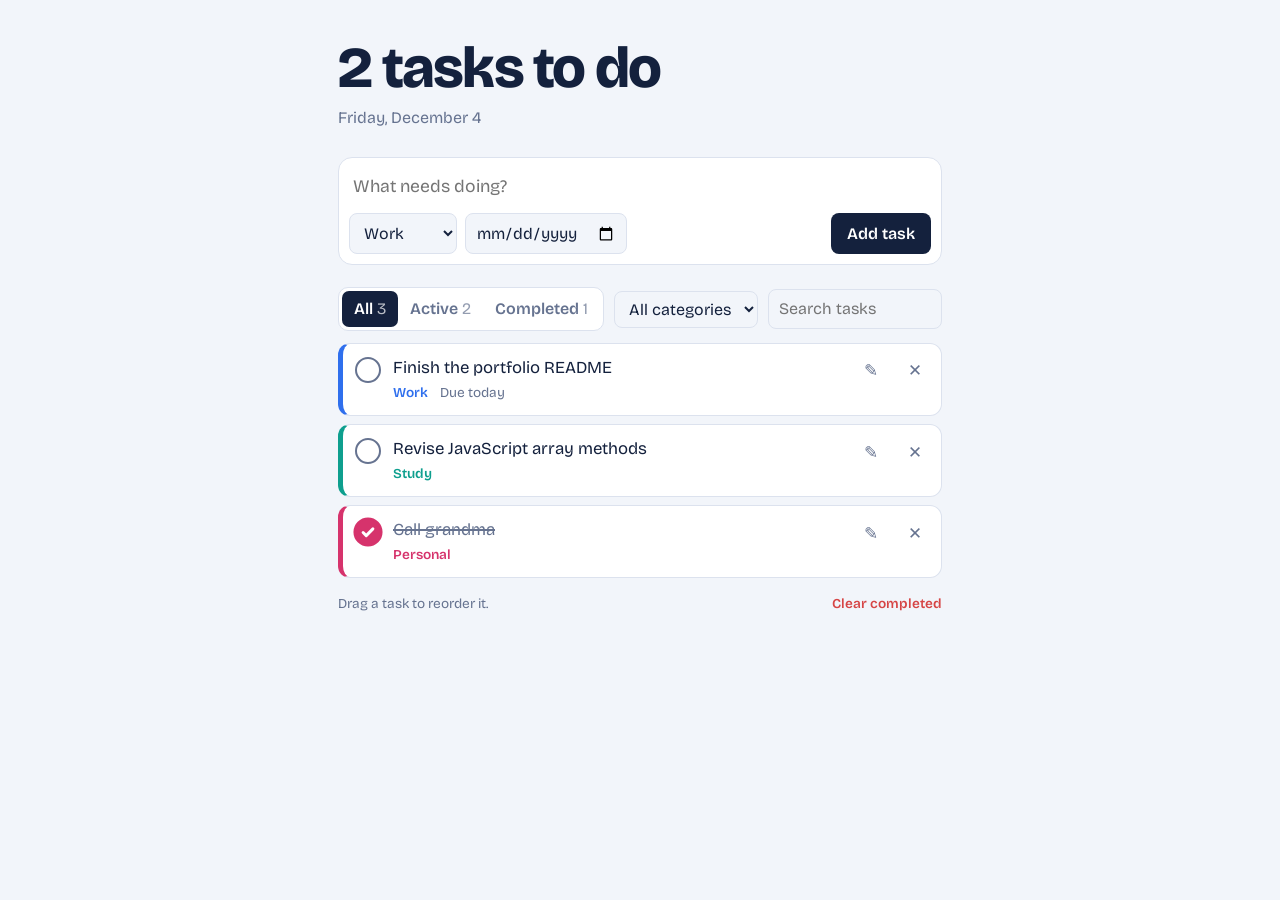
<file: task2/index.html>
<!DOCTYPE html>
<html lang="en">
<head>
<meta charset="UTF-8">
<meta name="viewport" content="width=device-width, initial-scale=1, viewport-fit=cover">
<title>Taskboard</title>
<link rel="preconnect" href="https://fonts.googleapis.com">
<link href="https://fonts.googleapis.com/css2?family=Bricolage+Grotesque:opsz,wght@12..96,400;12..96,600;12..96,800&display=swap" rel="stylesheet">
<link rel="stylesheet" href="style.css">
</head>
<body>
<main>
  <h1><span id="left">0</span> <span id="leftLabel">tasks to do</span></h1>
  <p class="date" id="date"></p>

  <form class="add" id="addForm" autocomplete="off">
    <input type="text" id="text" placeholder="What needs doing?" maxlength="200" aria-label="New task">
    <select class="field" id="cat" aria-label="Category">
      <option>Work</option><option>Personal</option><option>Study</option>
    </select>
    <input class="field" type="date" id="due" aria-label="Due date">
    <button class="primary" type="submit">Add task</button>
  </form>

  <div class="bar">
    <div class="seg" id="seg">
      <button type="button" data-f="all" aria-pressed="true">All<b id="nAll">0</b></button>
      <button type="button" data-f="active" aria-pressed="false">Active<b id="nActive">0</b></button>
      <button type="button" data-f="completed" aria-pressed="false">Completed<b id="nDone">0</b></button>
    </div>
    <select class="field" id="catFilter" aria-label="Filter by category">
      <option value="all">All categories</option><option>Work</option><option>Personal</option><option>Study</option>
    </select>
    <input class="field" type="search" id="q" placeholder="Search tasks" aria-label="Search tasks">
  </div>

  <ul id="list"></ul>

  <div class="foot">
    <span>Drag a task to reorder it.</span>
    <button type="button" id="clear">Clear completed</button>
  </div>
</main>

<script src="script.js"></script>
</body>
</html>
</file>
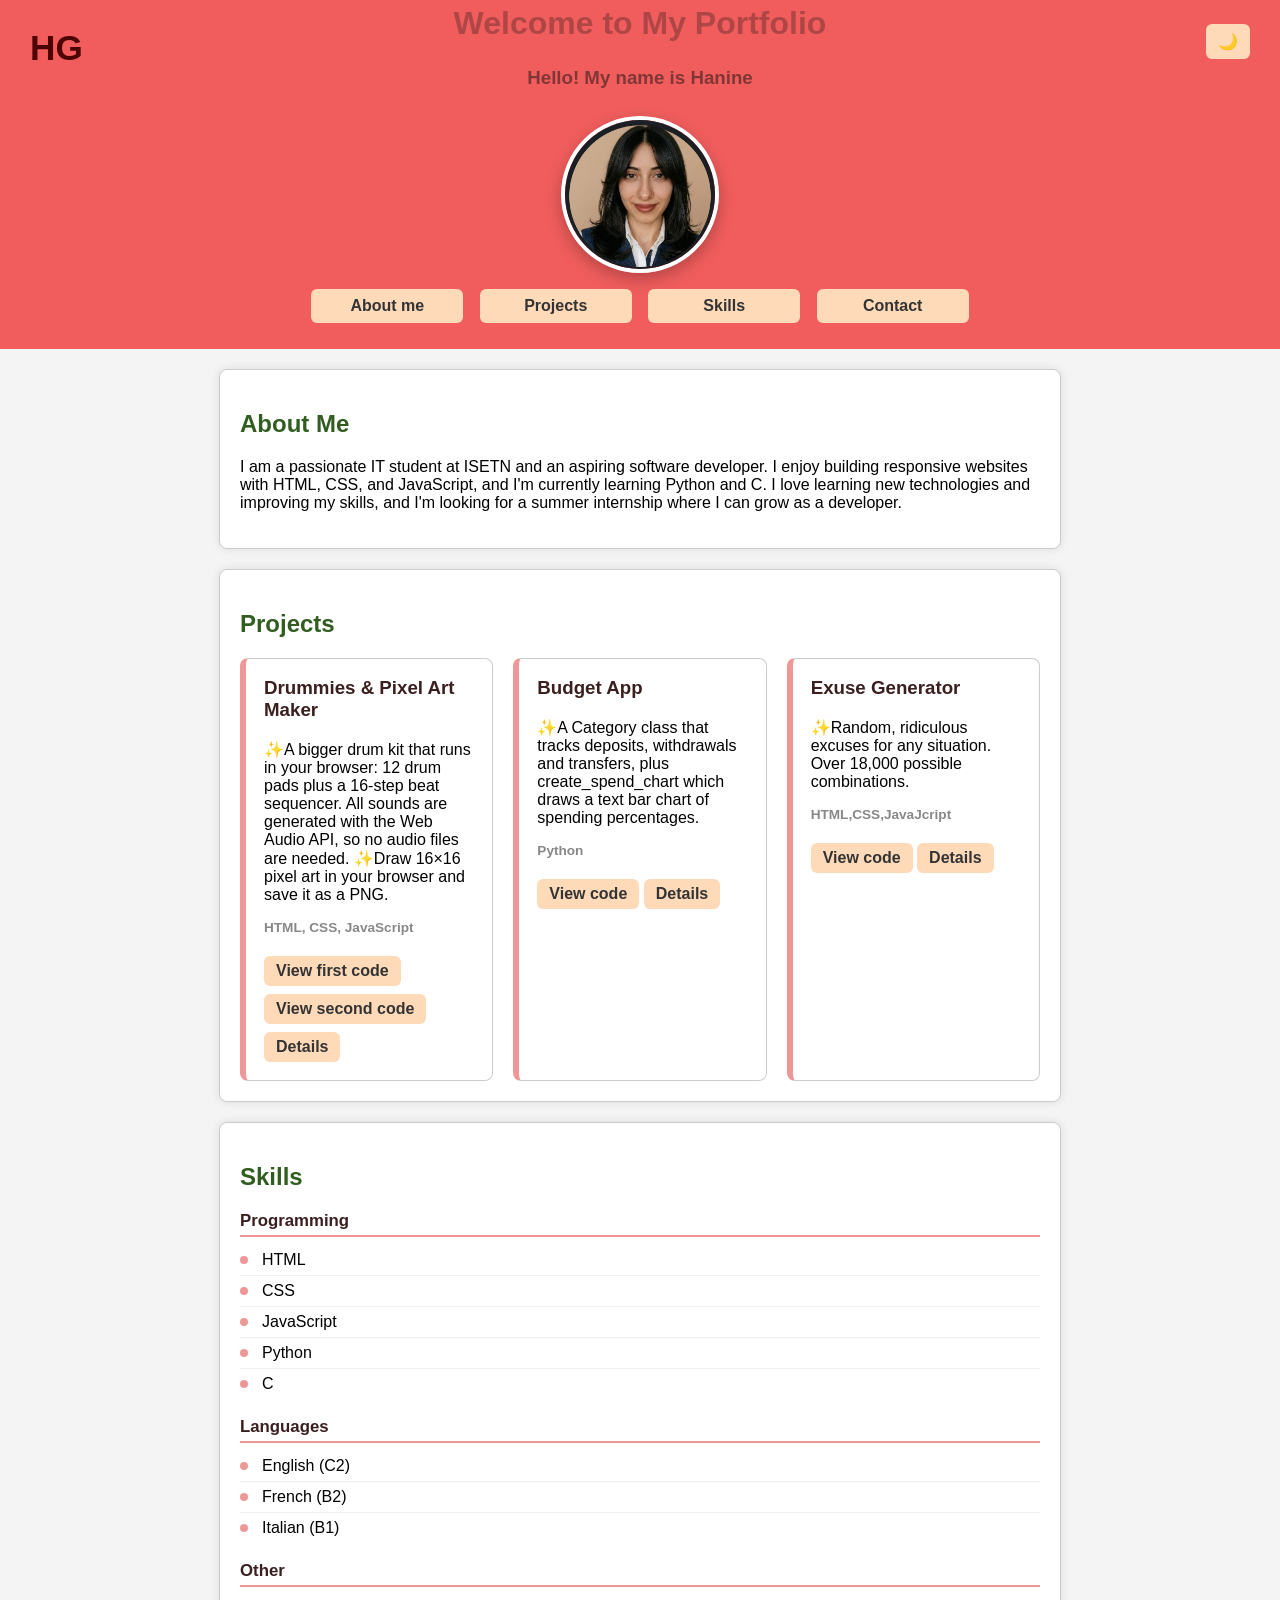
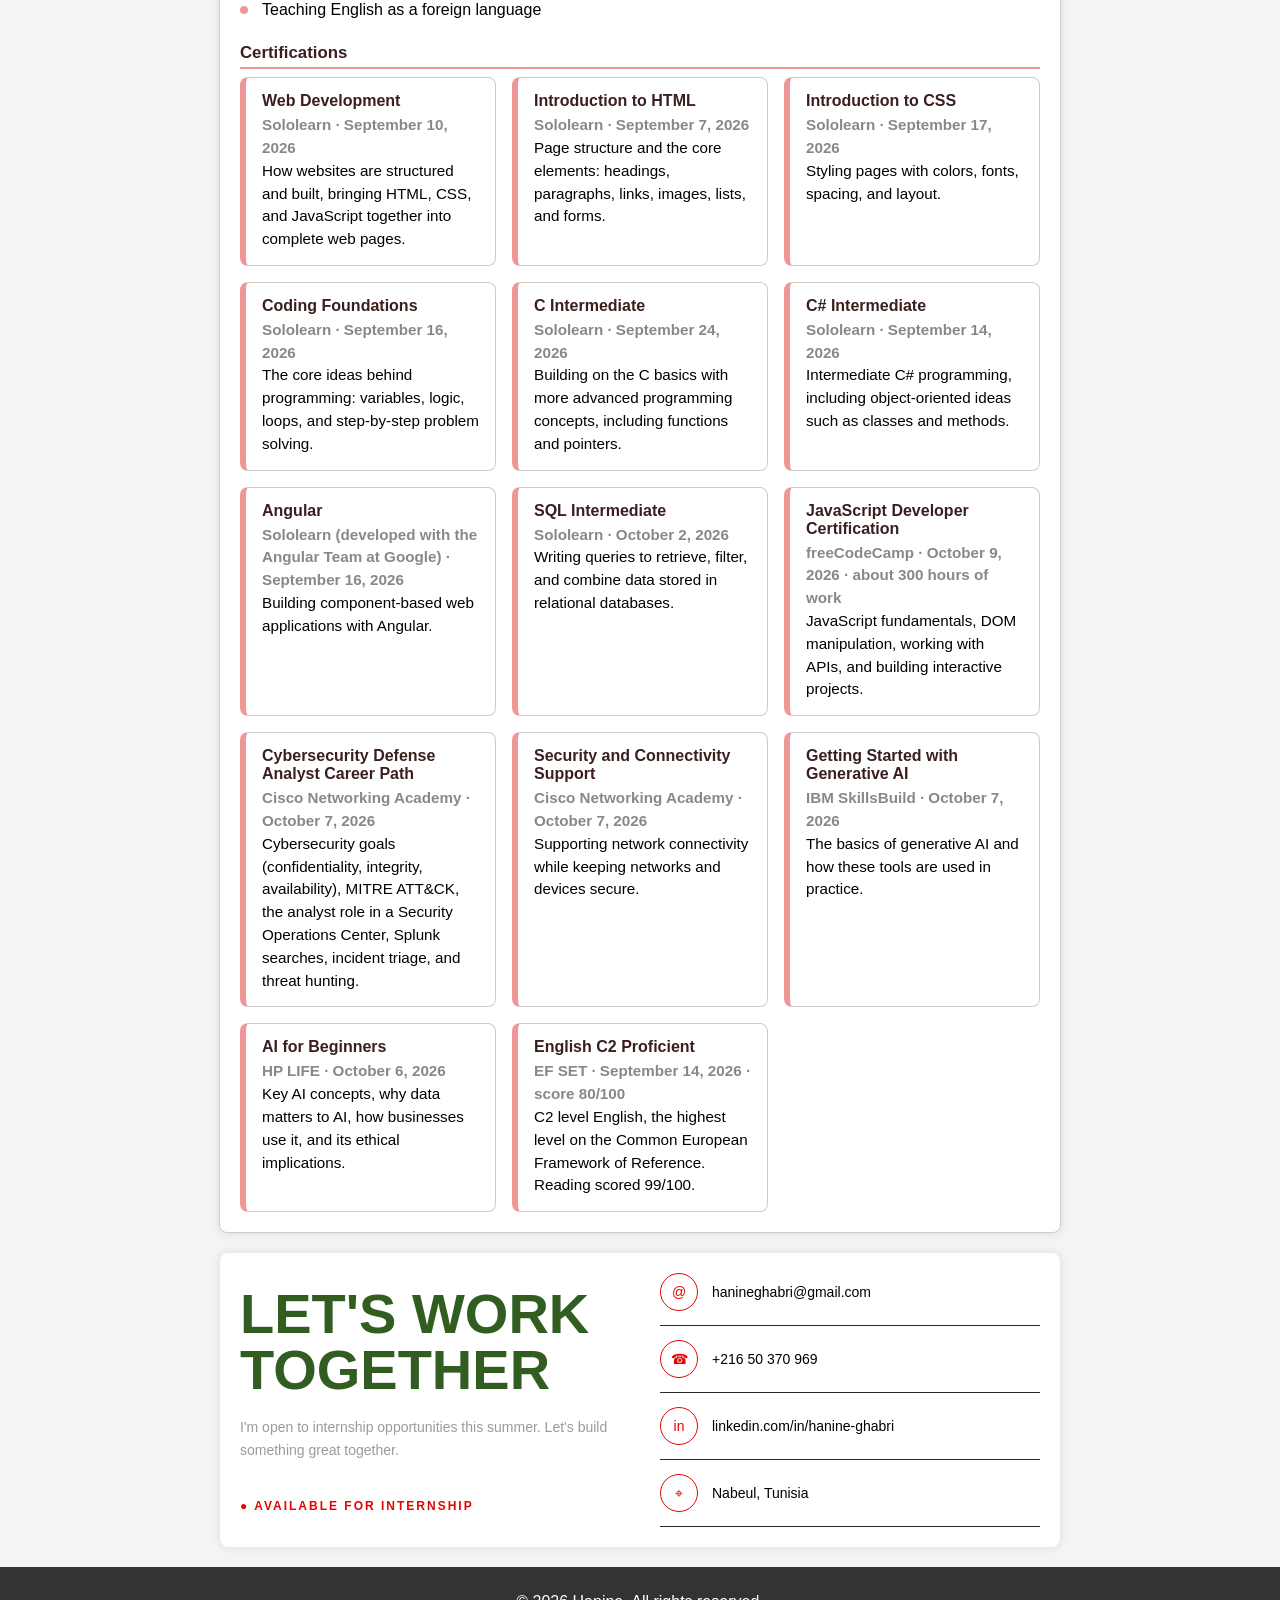
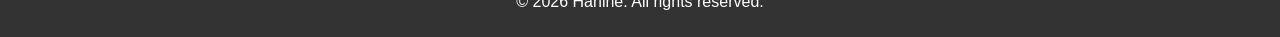
<file: task1/portfolio.html>
<!DOCTYPE html>
<html lang="en">
<head>
    <meta charset="UTF-8">
    <meta name="viewport" content="width=device-width, initial-scale=1.0">
    <title>My Portfolio</title>
    <style>
        body {
            font-family: Arial, sans-serif;
            margin: 0;
            padding: 0;
            background-color: #f4f4f4;
        }
       header {
            background-color: #f15d5d;
            background-size: cover;
            background-position: center;
            color: #3b1f1f;
            padding: 20px;
            text-align: center;
            position: relative;
        }
        header h1 {
            margin: 0;
        }
        #logo {
            position: absolute;
            top: 28px;
            left: 30px;
            margin: 0;
            color: #4d0303;
            font-size: 2.2em;
        }
        header a {
            display: inline-block;
            background-color: #ffdab9;
            color: #333;
            margin: 6px;
            padding: 8px 16px;
            min-width: 120px;
            text-align: center;
            font-weight: bold;
            border-radius: 6px;
            text-decoration: none;
            transition: transform 0.2s, box-shadow 0.2s;
        }
        header a:hover {
            transform: translateY(-3px);
            box-shadow: 0 6px 12px rgba(0, 0, 0, 0.2);
        }
        header img {
            display: block;
            margin: 10px auto;
            border: 4px solid #fff;
            box-shadow: 0 6px 16px rgba(0, 0, 0, 0.25);
        }
        section {
            padding: 20px;
            margin: 20px auto;
            max-width: 800px;
            background-color: white;
            border-radius: 8px;
            box-shadow: 0 0 10px rgba(0, 0, 0, 0.1);
        }
        footer {
            text-align: center;
            padding: 10px;
            background-color: #333;
            color: white;
        }
        img {
            border-radius: 50%;
            margin-top: 10px;
            align-self: center;
        }
        #about, #projects, #skills{
            margin-top: 20px;
            border: 1px solid #ccc;
            border-radius: 8px;
            background-color: #fff;
            padding: 20px;
        }
        .logo {
            font-size: 2em;
            font-weight: bold;
            color: #97ebef;
        }
        h2 {
            color: #315e20;
        }
        .contact {
        display: grid;
        grid-template-columns: 1fr 1fr;
        gap: 40px;
        align-items: center;
        }
        .contact h2.big {
        font-size: clamp(36px, 5vw, 56px);
        line-height: 1;
        margin: 0 0 18px;
        }
        .contact p { color: #9a9aa0; font-size: 14px; line-height: 1.6; max-width: 380px; }
        .contact-list { display: grid; gap: 14px; }
        .contact-item {
        display: flex;
        align-items: center;
        gap: 14px;
        border-bottom: 1px solid #2a2a2e;
        padding-bottom: 14px;
        font-size: 14px;
        color: inherit;
        text-decoration: none;
        }
        .contact-item .ic {
        width: 36px; height: 36px;
        border: 1px solid #e10600;
        border-radius: 50%;
        display: flex; align-items: center; justify-content: center;
        color: #e10600;
        font-size: 14px;
        flex-shrink: 0;
        }
        .avail {
        display: inline-block;
        margin-top: 24px;
        color: #e10600;
        font-size: 12px;
        letter-spacing: 2px;
        text-transform: uppercase;
        font-weight: bold;
        }
        .project-grid {
            display: grid;
            grid-template-columns: repeat(auto-fit, minmax(220px, 1fr));
            gap: 20px;
        }
        .project-card {
            background-color: #fff;
            border: 1px solid #ccc;
            border-left: 6px solid #ef9797;
            border-radius: 8px;
            padding: 18px;
            transition: transform 0.2s, box-shadow 0.2s;
        }
        .project-card:hover {
            transform: translateY(-4px);
            box-shadow: 0 6px 14px rgba(0, 0, 0, 0.12);
        }
        .project-card h3 {
            margin-top: 0;
            color: #3b1f1f;
        }
        .project-card .tools {
            font-size: 0.85em;
            color: #888;
            font-weight: bold;
        }
        .project-card a {
            display: inline-block;
            margin-top: 8px;
            background-color: #ffdab9;
            color: #333;
            padding: 6px 12px;
            border-radius: 6px;
            text-decoration: none;
            font-weight: bold;
        }
        #skills h3 {
        color: #3b1f1f;
        font-size: 1.05em;
        margin: 18px 0 8px;
        padding-bottom: 4px;
        border-bottom: 2px solid #ef9797;
        }
        #skills h3:first-of-type {
            margin-top: 0;
        }
        #skills ul {
            list-style: none;
            padding-left: 0;
            margin: 0 0 10px;
        }
        #skills li {
            padding: 6px 0 6px 22px;
            position: relative;
            border-bottom: 1px solid #f1f1f1;
        }
        #skills li::before {
            content: "";
            position: absolute;
            left: 0;
            top: 50%;
            transform: translateY(-50%);
            width: 8px;
            height: 8px;
            border-radius: 50%;
            background-color: #ef9797;
        }
        #skills li:last-child {
            border-bottom: none;
        }
        .cert-grid {
        display: grid;
        grid-template-columns: repeat(auto-fit, minmax(240px, 1fr));
        gap: 16px;
        }
        .cert-card {
            background-color: #fff;
            border: 1px solid #ccc;
            border-left: 6px solid #ef9797;
            border-radius: 8px;
            padding: 14px 16px;
            transition: transform 0.2s, box-shadow 0.2s;
        }
        .cert-card:hover {
            transform: translateY(-4px);
            box-shadow: 0 6px 14px rgba(0, 0, 0, 0.12);
        }
        #skills .cert-card h3 {
            margin: 0 0 4px;
            padding: 0;
            border-bottom: none;
            color: #3b1f1f;
            font-size: 1em;
        }
        .cert-meta {
            font-size: 0.85em;
            color: #888;
            font-weight: bold;
            margin: 0 0 8px;
        }
        .cert-card p {
            margin: 0;
            font-size: 0.95em;
            line-height: 1.5;
        }

        /* ===== ADDED: theme toggle, hamburger menu, project modal ===== */
        .theme-toggle, .menu-toggle, .details-btn {
            background-color: #ffdab9; color: #333; border: none; font-weight: bold;
            border-radius: 6px; cursor: pointer; font-family: inherit; font-size: 1em;
        }
        .theme-toggle { position: absolute; top: 24px; right: 30px; padding: 8px 12px; }
        .menu-toggle { display: none; margin: 10px auto; padding: 8px 16px; }
        .details-btn { margin-top: 8px; padding: 6px 12px; }
        .modal { position: fixed; inset: 0; background: rgba(0,0,0,0.6); display: flex;
            align-items: center; justify-content: center; padding: 20px; z-index: 2000; }
        .modal[hidden] { display: none; }
        .modal-box { position: relative; background: #fff; color: #222; border-left: 6px solid #ef9797;
            border-radius: 8px; padding: 24px; max-width: 480px; width: 100%; max-height: 85vh; overflow-y: auto; }
        .modal-box h3 { margin-top: 0; color: #3b1f1f; }
        .modal-box p { white-space: pre-line; line-height: 1.5; }
        .modal-box .tools { font-size: 0.85em; color: #888; font-weight: bold; }
        .modal-box a { display: inline-block; margin: 8px 6px 0 0; background-color: #ffdab9; color: #333;
            padding: 6px 12px; border-radius: 6px; text-decoration: none; font-weight: bold; }
        .modal-close { position: absolute; top: 8px; right: 12px; background: none; border: none;
            font-size: 1.8em; cursor: pointer; color: inherit; }

        /* Phones only: desktop looks exactly like your original */
        @media (max-width: 700px) {
            #logo { position: static; margin-bottom: 6px; }
            .theme-toggle { top: 14px; right: 14px; }
            .menu-toggle { display: block; }
            header > a { display: none; }
            header.menu-open > a { display: block; width: 80%; margin: 6px auto; }
            .contact { grid-template-columns: 1fr; gap: 24px; }
        }

        /* Dark theme (header and footer keep their colors) */
        [data-theme="dark"] body { background-color: #18181b; color: #e8e8e8; }
        [data-theme="dark"] section,
        [data-theme="dark"] #about, [data-theme="dark"] #projects, [data-theme="dark"] #skills {
            background-color: #25252a; border-color: #3a3a40; color: #e8e8e8; }
        [data-theme="dark"] .project-card, [data-theme="dark"] .cert-card {
            background-color: #2e2e34; border-color: #444; border-left-color: #ef9797; }
        [data-theme="dark"] h2 { color: #8fd16f; }
        [data-theme="dark"] .project-card h3, [data-theme="dark"] #skills h3,
        [data-theme="dark"] #skills .cert-card h3 { color: #ffb3b3; }
        [data-theme="dark"] #skills li { border-bottom-color: #3a3a40; }
        [data-theme="dark"] .contact-item { border-bottom-color: #3a3a40; }
        [data-theme="dark"] #cursor-glow { mix-blend-mode: screen; opacity: 0.5; }
        [data-theme="dark"] .modal-box { background: #2e2e34; color: #e8e8e8; }
        [data-theme="dark"] .modal-box h3 { color: #ffb3b3; }
        /* ===== ADDED: cursor glow + scroll fade ===== */
        #cursor-aura {
            position: fixed; top: 0; left: 0;
            width: 420px; height: 420px; margin: -210px 0 0 -210px;
            border-radius: 50%;
            pointer-events: none;
            z-index: 1500;
            opacity: 0;
            transition: opacity 0.4s;
            mix-blend-mode: multiply;
            background: radial-gradient(circle at center,
                rgba(241, 93, 93, 0.45) 0%,
                rgba(255, 170, 120, 0.28) 38%,
                rgba(255, 218, 185, 0.12) 60%,
                rgba(255, 218, 185, 0) 72%);
            will-change: transform;
        }
        #cursor-aura.on { opacity: 1; }
        [data-theme="dark"] #cursor-aura {
            mix-blend-mode: screen;
            background: radial-gradient(circle at center,
                rgba(241, 93, 93, 0.35) 0%,
                rgba(255, 140, 110, 0.18) 38%,
                rgba(255, 140, 110, 0.07) 60%,
                rgba(255, 140, 110, 0) 72%);
        }
        @media (hover: none), (prefers-reduced-motion: reduce) {
            #cursor-aura { display: none; }
        }
    </style>
</head>
<body>
    <script src="portfolio.js"></script>
    <header>
        <h1 id="logo">HG</h1>
        <button class="theme-toggle" id="themeToggle" type="button" aria-label="Switch to dark theme">🌙</button>
        <h1>Welcome to My Portfolio</h1>
        <h3>Hello! My name is Hanine</h3>
        <img src="profile.png" alt="Profile Picture" width="150">
        <button class="menu-toggle" id="menuToggle" type="button" aria-expanded="false">☰ Menu</button>
        <a href="#about">About me</a>
        <a href="#projects">Projects</a>
        <a href="#skills">Skills</a>
        <a href="#contact">Contact</a>
    </header>
    <section id="about">
        <h2>About Me</h2>
        <p>I am a passionate IT student at ISETN and an aspiring software developer. I enjoy building responsive websites with HTML, CSS, and JavaScript, and I'm currently learning Python and C. I love learning new technologies and improving my skills, and I'm looking for a summer internship where I can grow as a developer.</p>
    </section>
    <section id="projects">
        <h2>Projects</h2>
        <div class="project-grid">
            <div class="project-card">
                <h3>Drummies & Pixel Art Maker</h3>
                <p>✨A bigger drum kit that runs in your browser: 12 drum pads plus a 16-step beat sequencer. All sounds are generated with the Web Audio API, so no audio files are needed.
                ✨Draw 16×16 pixel art in your browser and save it as a PNG.
                </p>
                <p class="tools">HTML, CSS, JavaScript</p>
                <a href="https://github.com/Hanine-Ghabri/pixel-art-maker" target="_blank">View first code</a>
                <a href="https://github.com/Hanine-Ghabri/Drummies" target="_blank">View second code</a>
                <button class="details-btn" type="button">Details</button>
            </div>
            <div class="project-card">
                <h3>Budget App</h3>
                <p>✨A Category class that tracks deposits, withdrawals and transfers, plus create_spend_chart which draws a text bar chart of spending percentages.</p>
                <p class="tools">Python</p>
                <a href="https://github.com/Hanine-Ghabri/Budget-App" target="_blank">View code</a>
                <button class="details-btn" type="button">Details</button>
            </div>
            <div class="project-card">
                <h3>Exuse Generator</h3>
                <p>✨Random, ridiculous excuses for any situation. Over 18,000 possible combinations.</p>
                <p class="tools">HTML,CSS,JavaJcript</p>
                <a href="https://github.com/Hanine-Ghabri/Excuse-Generator" target="_blank">View code</a>
                <button class="details-btn" type="button">Details</button>
            </div>
        </div>
    </section>
    <section id="skills">
        <h2>Skills</h2>
        <h3>Programming</h3>
        <ul>
            <li>HTML</li>
            <li>CSS</li>
            <li>JavaScript</li>
            <li>Python</li>
            <li>C</li>
        </ul>
        <h3>Languages</h3>
        <ul>
            <li>English (C2)</li>
            <li>French (B2)</li>
            <li>Italian (B1)</li>
        </ul>
        <h3>Other</h3>
        <ul>
            <li>Teaching English as a foreign language</li>
        </ul>
        <h3>Certifications</h3>
        <div class="cert-grid">
            <div class="cert-card">
                <h3>Web Development</h3>
                <p class="cert-meta">Sololearn · September 10, 2026</p>
                <p>How websites are structured and built, bringing HTML, CSS, and JavaScript together into complete web pages.</p>
            </div>
            <div class="cert-card">
                <h3>Introduction to HTML</h3>
                <p class="cert-meta">Sololearn · September 7, 2026</p>
                <p>Page structure and the core elements: headings, paragraphs, links, images, lists, and forms.</p>
            </div>
            <div class="cert-card">
                <h3>Introduction to CSS</h3>
                <p class="cert-meta">Sololearn · September 17, 2026</p>
                <p>Styling pages with colors, fonts, spacing, and layout.</p>
            </div>
            <div class="cert-card">
                <h3>Coding Foundations</h3>
                <p class="cert-meta">Sololearn · September 16, 2026</p>
                <p>The core ideas behind programming: variables, logic, loops, and step-by-step problem solving.</p>
            </div>
            <div class="cert-card">
                <h3>C Intermediate</h3>
                <p class="cert-meta">Sololearn · September 24, 2026</p>
                <p>Building on the C basics with more advanced programming concepts, including functions and pointers.</p>
            </div>
            <div class="cert-card">
                <h3>C# Intermediate</h3>
                <p class="cert-meta">Sololearn · September 14, 2026</p>
                <p>Intermediate C# programming, including object-oriented ideas such as classes and methods.</p>
            </div>
            <div class="cert-card">
                <h3>Angular</h3>
                <p class="cert-meta">Sololearn (developed with the Angular Team at Google) · September 16, 2026</p>
                <p>Building component-based web applications with Angular.</p>
            </div>
            <div class="cert-card">
                <h3>SQL Intermediate</h3>
                <p class="cert-meta">Sololearn · October 2, 2026</p>
                <p>Writing queries to retrieve, filter, and combine data stored in relational databases.</p>
            </div>
            <div class="cert-card">
                <h3>JavaScript Developer Certification</h3>
                <p class="cert-meta">freeCodeCamp · October 9, 2026 · about 300 hours of work</p>
                <p>JavaScript fundamentals, DOM manipulation, working with APIs, and building interactive projects.</p>
            </div>
            <div class="cert-card">
                <h3>Cybersecurity Defense Analyst Career Path</h3>
                <p class="cert-meta">Cisco Networking Academy · October 7, 2026</p>
                <p>Cybersecurity goals (confidentiality, integrity, availability), MITRE ATT&amp;CK, the analyst role in a Security Operations Center, Splunk searches, incident triage, and threat hunting.</p>
            </div>
            <div class="cert-card">
                <h3>Security and Connectivity Support</h3>
                <p class="cert-meta">Cisco Networking Academy · October 7, 2026</p>
                <p>Supporting network connectivity while keeping networks and devices secure.</p>
            </div>
            <div class="cert-card">
                <h3>Getting Started with Generative AI</h3>
                <p class="cert-meta">IBM SkillsBuild · October 7, 2026</p>
                <p>The basics of generative AI and how these tools are used in practice.</p>
            </div>
            <div class="cert-card">
                <h3>AI for Beginners</h3>
                <p class="cert-meta">HP LIFE · October 6, 2026</p>
                <p>Key AI concepts, why data matters to AI, how businesses use it, and its ethical implications.</p>
            </div>
            <div class="cert-card">
                <h3>English C2 Proficient</h3>
                <p class="cert-meta">EF SET · September 14, 2026 · score 80/100</p>
                <p>C2 level English, the highest level on the Common European Framework of Reference. Reading scored 99/100.</p>
            </div>
        </div>
    </section>
    <section id="contact">
    <div class="contact">
        <div>
        <h2 class="big">LET'S WORK<br>TOGETHER</h2>
        <p>I'm open to internship opportunities this summer. Let's build something great together.</p>
        <span class="avail">● Available for internship</span>
        </div>
        <div class="contact-list">
        <a class="contact-item" href="mailto:hanineghabri@gmail.com"><span class="ic">@</span>hanineghabri@gmail.com</a>
        <a class="contact-item" href="tel:+21650370969"><span class="ic">☎</span>+216 50 370 969</a>
        <a class="contact-item" href="https://www.linkedin.com/in/hanine-ghabri/"><span class="ic">in</span>linkedin.com/in/hanine-ghabri</a>
        <div class="contact-item"><span class="ic">⌖</span>Nabeul, Tunisia</div>
        </div>
    </div>
</section>
    </section>
    <footer>
        <p>&copy; 2026 Hanine. All rights reserved.</p>
    </footer>

    <div class="modal" id="projectModal" role="dialog" aria-modal="true" aria-labelledby="modalTitle" hidden>
        <div class="modal-box">
            <button class="modal-close" id="modalClose" type="button" aria-label="Close">&times;</button>
            <h3 id="modalTitle"></h3>
            <p id="modalDesc"></p>
            <p class="tools" id="modalTools"></p>
            <div id="modalLinks"></div>
        </div>
    </div>
    <script>
    /* ===== ADDED: cursor glow + scroll fade ===== */
    (function () {
        var reduce = window.matchMedia('(prefers-reduced-motion: reduce)').matches;
        var fine = window.matchMedia('(hover: hover) and (pointer: fine)').matches;

        /* Colored glow that follows the cursor */
        if (fine && !reduce) {
            var aura = document.createElement('div');
            aura.id = 'cursor-aura';
            aura.setAttribute('aria-hidden', 'true');
            document.body.appendChild(aura);
            var tx = 0, ty = 0, x = 0, y = 0, running = false;
            function follow() {
                x += (tx - x) * 0.15;
                y += (ty - y) * 0.15;
                aura.style.transform = 'translate3d(' + x + 'px,' + y + 'px,0)';
                if (Math.abs(tx - x) > 0.1 || Math.abs(ty - y) > 0.1) {
                    requestAnimationFrame(follow);
                } else {
                    running = false;
                }
            }
            window.addEventListener('mousemove', function (e) {
                tx = e.clientX; ty = e.clientY;
                if (!aura.classList.contains('on')) { x = tx; y = ty; aura.classList.add('on'); }
                if (!running) { running = true; requestAnimationFrame(follow); }
            });
            document.documentElement.addEventListener('mouseleave', function () {
                aura.classList.remove('on');
            });
        }

        /* Things fade out and drift up as they leave the top of the screen */
        if (!reduce) {
            var items = document.querySelectorAll(
                'header > h1:not(#logo), header > h3, header > img, section h2, section > p,' +
                ' .project-card, .cert-card, #skills > h3, #skills li, .contact p, .contact-item, .avail'
            );
            var ZONE = 160, ticking = false;
            function fade() {
                ticking = false;
                var vals = [];
                for (var i = 0; i < items.length; i++) {
                    var p = items[i].getBoundingClientRect().bottom / ZONE;
                    vals.push(p < 0 ? 0 : p > 1 ? 1 : p);
                }
                for (var j = 0; j < items.length; j++) {
                    var v = vals[j];
                    items[j].style.opacity = v < 1 ? v : '';
                    items[j].style.translate = v < 1 ? '0 ' + (-(1 - v) * 24) + 'px' : '';
                }
            }
            window.addEventListener('scroll', function () {
                if (!ticking) { ticking = true; requestAnimationFrame(fade); }
            }, { passive: true });
            window.addEventListener('resize', fade);
            fade();
        }
    })();
    </script>
</body>
</html>
</file>
<file: task2/style.css>
:root{color-scheme:light;--bg:#f2f5fa;--card:#fff;--ink:#14213d;--mute:#667390;--line:#dce2ee;--btn:#14213d;--onbtn:#fff;--danger:#d64545;
--work:#2f6fed;--personal:#d6336c;--study:#0e9f8e;
box-sizing:border-box;padding-top:env(safe-area-inset-top,0px);padding-bottom:env(safe-area-inset-bottom,0px)}
@media (prefers-color-scheme:dark){:root:not([data-theme="light"]){color-scheme:dark;--bg:#0f1524;--card:#18203a;--ink:#e9edf7;--mute:#97a3c0;--line:#2a3558;--btn:#e9edf7;--onbtn:#0f1524;--danger:#ff7b7b;--work:#7aa5ff;--personal:#ff7aa8;--study:#3ccfbd}}
:root[data-theme="dark"]{color-scheme:dark;--bg:#0f1524;--card:#18203a;--ink:#e9edf7;--mute:#97a3c0;--line:#2a3558;--btn:#e9edf7;--onbtn:#0f1524;--danger:#ff7b7b;--work:#7aa5ff;--personal:#ff7aa8;--study:#3ccfbd}
*,*::before,*::after{box-sizing:inherit}
html{scroll-padding-top:env(safe-area-inset-top,0px)}
body{margin:0;background:var(--bg);color:var(--ink);font-family:"Bricolage Grotesque",system-ui,-apple-system,"Segoe UI",sans-serif;line-height:1.45}
main{max-width:640px;margin:0 auto;padding:40px 18px 64px}
h1{margin:0;font-size:clamp(2.4rem,9vw,3.6rem);line-height:1;font-weight:800;letter-spacing:-.03em}
h1 span{font-variant-numeric:tabular-nums}
.date{margin:8px 0 28px;color:var(--mute)}
button,input,select{font:inherit;color:inherit}
button{cursor:pointer}
:focus-visible{outline:2px solid var(--work);outline-offset:2px}
.add{display:flex;flex-wrap:wrap;gap:8px;background:var(--card);border:1px solid var(--line);border-radius:14px;padding:10px}
.add input[type=text]{flex:1 1 100%;border:0;background:none;font-size:1.1rem;padding:6px 4px}
.add input[type=text]:focus-visible{outline:none}
.field{border:1px solid var(--line);background:var(--bg);border-radius:8px;padding:7px 10px}
.primary{background:var(--btn);color:var(--onbtn);border:0;border-radius:8px;padding:8px 16px;font-weight:600;margin-left:auto}
.bar{display:flex;flex-wrap:wrap;gap:10px;align-items:center;margin:22px 0 12px}
.seg{display:flex;background:var(--card);border:1px solid var(--line);border-radius:10px;padding:3px}
.seg button{border:0;background:none;border-radius:7px;padding:6px 12px;color:var(--mute);font-weight:600}
.seg button[aria-pressed=true]{background:var(--btn);color:var(--onbtn)}
.seg b{font-weight:400;opacity:.7;margin-left:4px}
.bar .field{min-width:0}
#q{flex:1 1 140px}
ul{list-style:none;margin:0;padding:0;display:grid;gap:8px}
.task{position:relative;display:flex;gap:12px;align-items:flex-start;background:var(--card);border:1px solid var(--line);border-left:5px solid var(--c);border-radius:12px;padding:12px 10px 12px 12px;transition:opacity .25s,transform .25s,box-shadow .2s}
.task[draggable=true]{cursor:grab}
.task:hover{box-shadow:0 4px 14px rgba(20,33,61,.1)}
.task.dragging{opacity:.4}
.task.over-top::before,.task.over-bottom::after{content:"";position:absolute;left:0;right:0;height:3px;border-radius:2px;background:var(--work)}
.task.over-top::before{top:-6px}.task.over-bottom::after{bottom:-6px}
.task.removing{opacity:0;transform:translateX(28px)}
.task.enter{animation:in .3s ease-out}
@keyframes in{from{opacity:0;transform:translateY(-8px)}}
.chk{flex:none;width:26px;height:26px;margin-top:1px;border-radius:50%;border:2px solid var(--mute);background:none;display:grid;place-items:center;padding:0;transition:background .2s,border-color .2s,transform .2s}
.chk svg{width:14px;height:14px;fill:none;stroke:var(--onbtn);stroke-width:3;stroke-linecap:round;stroke-linejoin:round;stroke-dasharray:1;stroke-dashoffset:1;transition:stroke-dashoffset .3s .1s}
.done .chk{background:var(--c);border-color:var(--c);transform:scale(1.12)}
.done .chk svg{stroke-dashoffset:0}
.body{flex:1;min-width:0}
.txt{overflow-wrap:anywhere;font-size:1.05rem;text-decoration:line-through;text-decoration-color:transparent;text-decoration-thickness:2px;transition:text-decoration-color .3s,color .3s}
.done .txt{text-decoration-color:currentColor;color:var(--mute)}
.meta{display:flex;flex-wrap:wrap;gap:4px 12px;margin-top:3px;font-size:.85rem;color:var(--mute)}
.tag{color:var(--c);font-weight:600}
.late{color:var(--danger);font-weight:600}
.icon{border:0;background:none;color:var(--mute);width:32px;height:32px;border-radius:8px;font-size:1.05rem}
.icon:hover{background:var(--bg);color:var(--ink)}
.icon.del:hover{color:var(--danger)}
.editrow{display:flex;flex-wrap:wrap;gap:8px;flex:1}
.editrow input[type=text]{flex:1 1 100%}
.editrow .ghost{border:1px solid var(--line);background:none;border-radius:8px;padding:8px 14px}
.empty{text-align:center;color:var(--mute);padding:36px 12px;border:1px dashed var(--line);border-radius:12px}
.foot{display:flex;justify-content:space-between;gap:12px;margin-top:16px;color:var(--mute);font-size:.85rem}
.foot button{border:0;background:none;color:var(--danger);font-weight:600;padding:0}
.foot button:disabled{opacity:.4;cursor:default}
@media (prefers-reduced-motion:reduce){*,*::before,*::after{transition:none!important;animation:none!important}}
</file>
